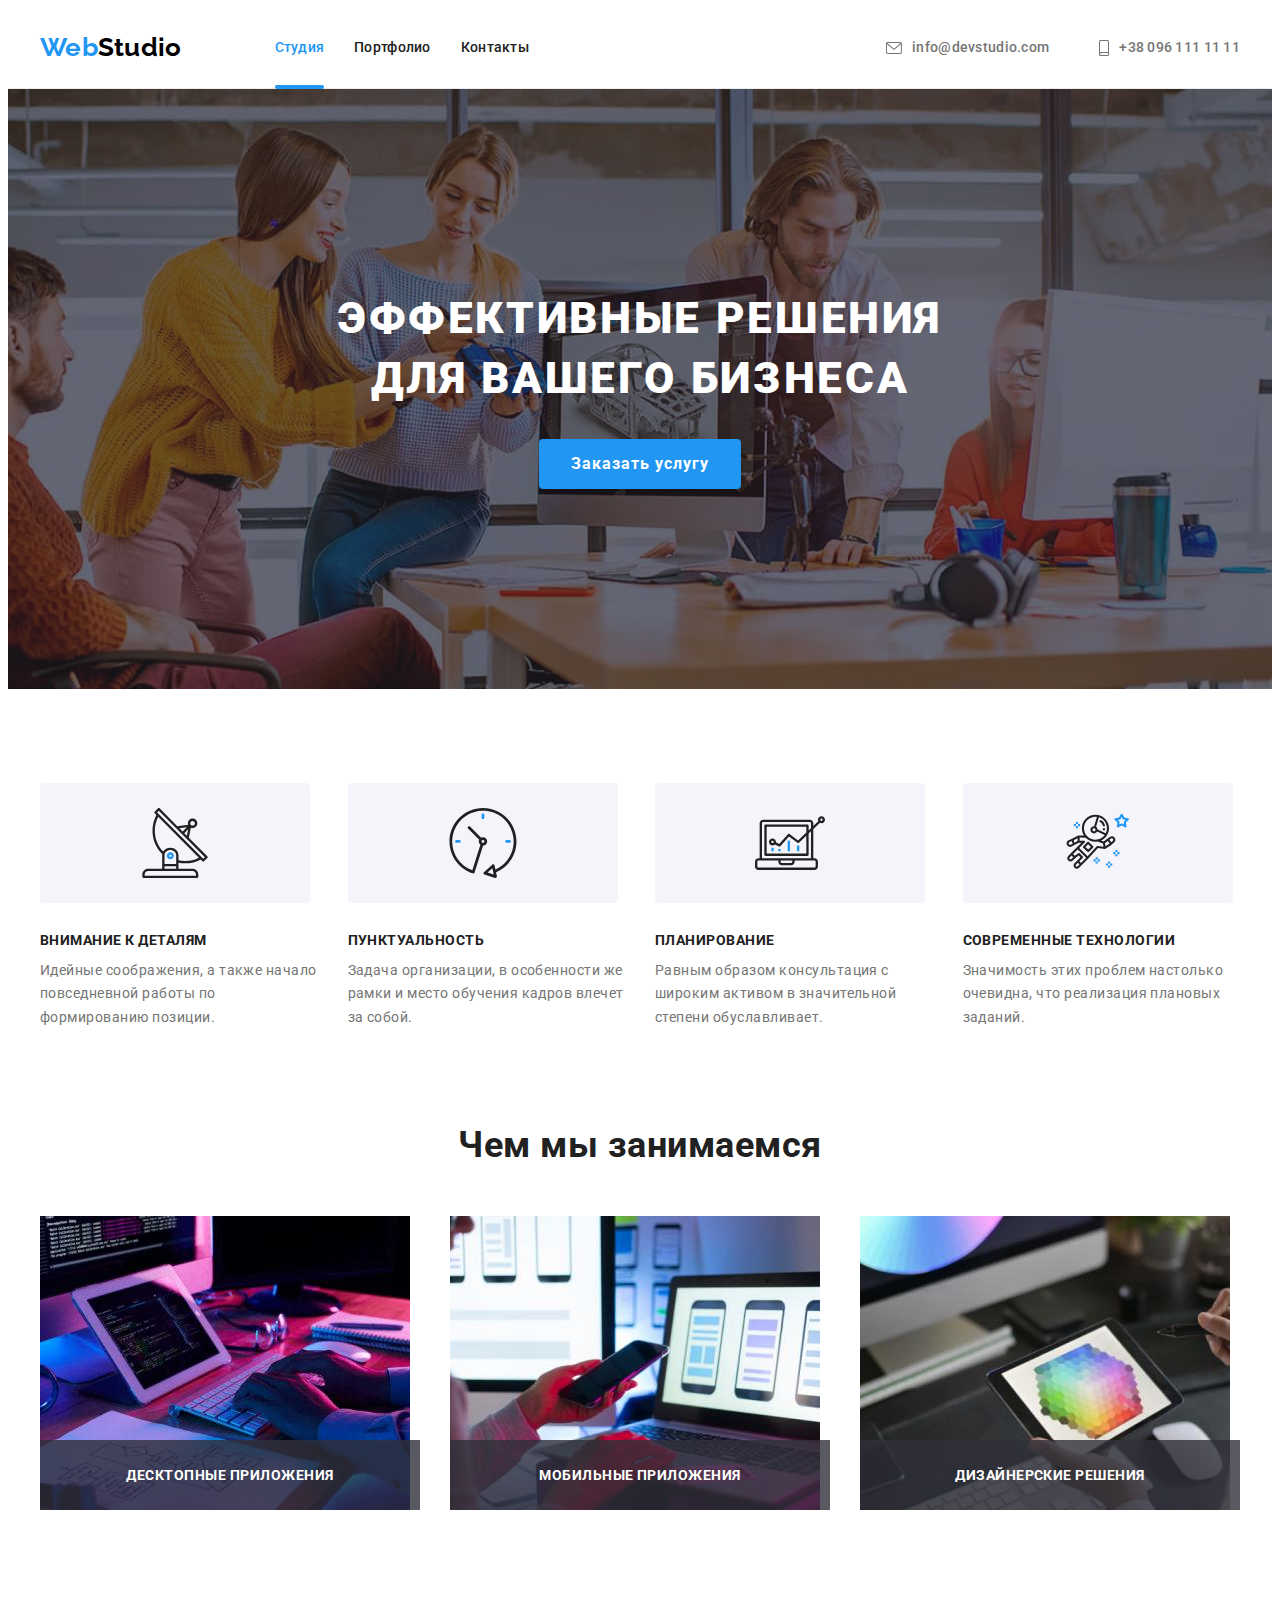
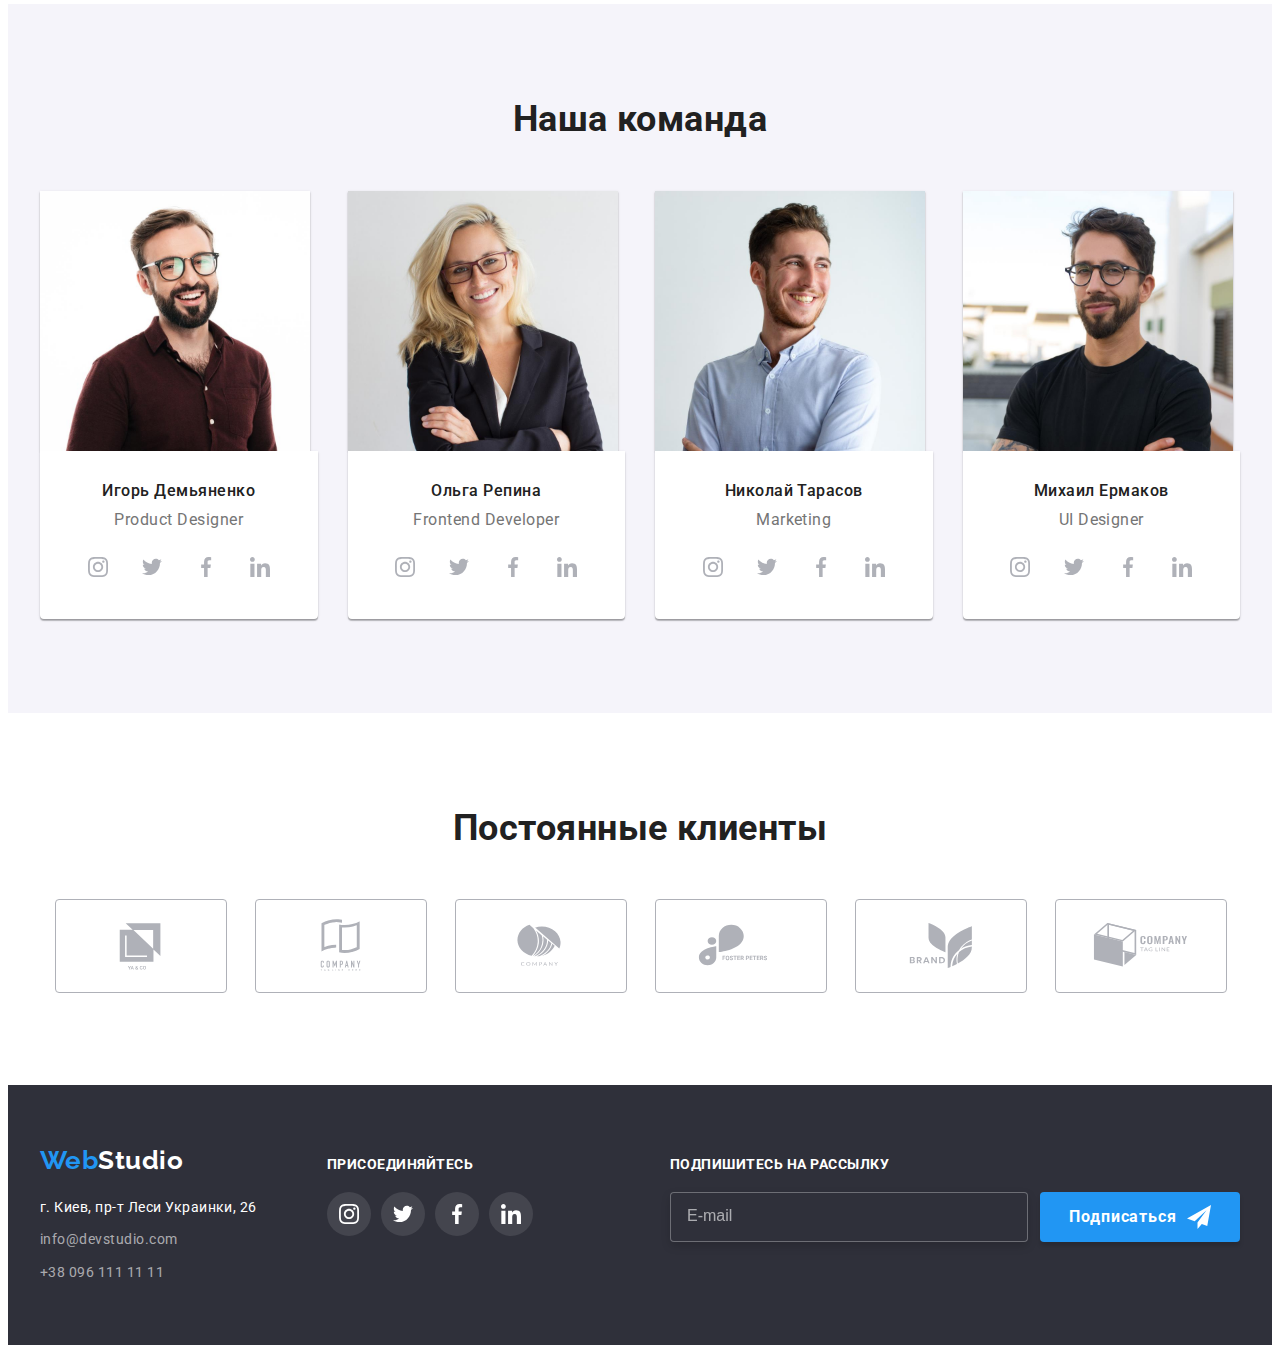
<file: index.html>
<!DOCTYPE html>
<html lang="ru">
<head>
    <meta charset="UTF-8">
    <meta http-equiv="X-UA-Compatible" content="IE=edge">
    <meta name="viewport" content="width=device-width, initial-scale=1.0">
    <title>Студия</title>
    <link rel="preconnect" href="https://fonts.googleapis.com">
    <link rel="preconnect" href="https://fonts.gstatic.com" crossorigin>
    <link href="https://fonts.googleapis.com/css2?family=Raleway:wght@700&family=Roboto:wght@400;500;700;900&display=swap" rel="stylesheet">
    <link rel="stylesheet" href="https://cdnjs.cloudflare.com/ajax/libs/modern-normalize/1.1.0/modern-normalize.min.css" integrity="sha512-wpPYUAdjBVSE4KJnH1VR1HeZfpl1ub8YT/NKx4PuQ5NmX2tKuGu6U/JRp5y+Y8XG2tV+wKQpNHVUX03MfMFn9Q==" crossorigin="anonymous" referrerpolicy="no-referrer" />
    <link rel="stylesheet" href="./css/styles.css">
</head>
<body>
    <!--Шапка сайта-->
    <header class="header">
        <div class="container main-header">
            <a href="./index.html" class="logo link header-logo">Web<span class="header-logo-text">Studio</span></a>
        <nav class="header-navigation">
            <ul class="header-list list">
                <li class="header-item"><a href="./index.html" class="header-link link current">Студия</a></li>
                <li class="header-item"><a href="./portfolio.html" class="header-link link">Портфолио</a></li>
                <li class="header-item"><a href="" class="header-link link">Контакты</a></li>
            </ul>
        </nav>

        <ul class="header-list-contacts list">
            <li class="header-item-contacts">                    
                <a href="mailto:info@devstudio.com" class="header-link-contacts link">
                     <svg class="contact-icon">
                            <use href="./images/symbol-defs.svg#envelope"></use>
                        </svg>
                    info@devstudio.com</a></li>
            <li class="header-item-contact"><a href="tel:+380961111111" class="header-link-contacts link phone-link">
                <svg class="contact-icon phone ">
                    <use href="./images/symbol-defs.svg#smartphone"></use>
                </svg>
                +38 096 111 11 11</a></li>
        </ul>
        </div>
    </header>
    <!--Main -->
    <main>
            <!-- Секция Герой-->
        <section class="hero section">
            <div class="container">
                <h1 class="hero-title">Эффективные решения для вашего бизнеса</h1>
                <button type="button" class="hero-btn" data-modal-open>Заказать услугу</button>
            </div>
        </section>            
        
            <!--Секция2-->
        <section class="features section">
            <div class="container">
                <h2 class="visually-hidden">Особенности</h2>
                    <ul class="features-list list">
                        <li class="features-item">
                            <div class="box-icon">
                                <svg class="features-icon">
                                    <use href="./images/symbol-defs.svg#antenna"></use>
                                </svg>
                            </div>
                                <h3 class="features-item-title">Внимание к деталям</h3>
                                <p class="features-item-text">Идейные соображения, а также начало повседневной работы по формированию позиции.</p>
                        </li>

                        <li class="features-item">
                            <div class="box-icon">
                                <svg class="features-icon">
                                    <use href="./images/symbol-defs.svg#clock"></use>
                                </svg>
                            </div>
                                <h3 class="features-item-title">Пунктуальность</h3>
                                <p class="features-item-text">Задача организации, в особенности же рамки и место обучения кадров влечет за собой.</p>
                        </li>

                        <li class="features-item">
                            <div class="box-icon">
                                <svg class="features-icon">
                                    <use href="./images/symbol-defs.svg#diagram"></use>
                                </svg>
                            </div>
                                <h3 class="features-item-title">Планирование</h3>
                                <p class="features-item-text">Равным образом консультация с широким активом в значительной степени обуславливает.</p>
                        </li >

                        <li class="features-item">
                            <div class="box-icon">
                                <svg class="features-icon">
                                    <use href="./images/symbol-defs.svg#astronaut"></use>
                                </svg>
                            </div>
                                <h3 class="features-item-title">Современные технологии</h3>
                                <p class="features-item-text">Значимость этих проблем настолько очевидна, что реализация плановых заданий.</p>
                        </li>
                    </ul>
            </div>
        </section>
            <!--Секция3-->
        <section class="about section">
            <div class="container">
                <h2 class="about-title">Чем мы занимаемся</h2>
                <ul class="about-list list">
                    <li class="about-item">
                        <div class="img-box">
                            <img src="./images/box1.jpg" alt="Пишет программу" width="370">
                            <p class="img-text">Десктопные приложения</p>
                        </div>
                    </li>

                    <li class="about-item">
                        <div class="img-box">
                            <img src="./images/box2.jpg" alt="Адаптирует под телефон" width="370">
                            <p class="img-text">Мобильные приложения</p>
                        </div>
                        
                    </li>

                    <li class="about-item">
                        <div class="img-box">
                            <img src="./images/box3.jpg" alt="Адаптирует под планшет" width="370">
                            <p class="img-text">Дизайнерские решения</p>
                        </div>
                    </li>
                </ul>
            </div>
        </section>
            <!--Секция4-->
        <section class="team section">
            <div class="container">
                <h2 class="team-title">Наша команда</h2>
                <ul class="team-list list">
                    <li class="team-item"><img class="team-foto" src="./images/img.jpg" alt="Фото" width="270">
                <div class="text-box">
                    <h3 class="team-item-title">Игорь Демьяненко</h3>
                    <p class="team-item-text">Product Designer</p>
                    <ul class="list socials-list">
                        <li class="socials-item">
                            <a class="socials-link link" href="">
                                <svg class="socials-icon">
                                    <use href="./images/symbol-defs.svg#instagram"></use>
                                </svg>    
                            </a>
                        </li>

                        <li class="socials-item">
                            <a class="socials-link link" href="">
                                <svg class="socials-icon">
                                    <use href="./images/symbol-defs.svg#twitter"></use>
                                </svg>    
                            </a>
                        </li>

                        <li class="socials-item">
                            <a class="socials-link link" href="">
                                <svg class="socials-icon">
                                    <use href="./images/symbol-defs.svg#facebook"></use>
                                </svg>
                            </a>
                        </li>

                        <li class="socials-item">
                            <a class="socials-link link" href="">
                                <svg class="socials-icon">
                                    <use href="./images/symbol-defs.svg#linkedin"></use>
                                </svg>
                            </a>
                        </li>

                    </ul>
                </div>
                    </li>

                    <li class="team-item"><img class="team-foto" src="./images/img(1).jpg" alt="Фото" width="270">
                <div class="text-box">
                    <h3 class="team-item-title">Ольга Репина</h3>
                    <p class="team-item-text">Frontend Developer</p>
                    <ul class="list socials-list">
                        <li class="socials-item">
                            <a class="socials-link link" href="">
                                <svg class="socials-icon">
                                    <use href="./images/symbol-defs.svg#instagram"></use>
                                </svg>    
                            </a>
                        </li>

                        <li class="socials-item">
                            <a class="socials-link link" href="">
                                <svg class="socials-icon">
                                    <use href="./images/symbol-defs.svg#twitter"></use>
                                </svg>    
                            </a>
                        </li>

                        <li class="socials-item">
                            <a class="socials-link link" href="">
                                <svg class="socials-icon">
                                    <use href="./images/symbol-defs.svg#facebook"></use>
                                </svg>
                            </a>
                        </li>

                        <li class="socials-item">
                            <a class="socials-link link" href="">
                                <svg class="socials-icon">
                                    <use href="./images/symbol-defs.svg#linkedin"></use>
                                </svg>
                            </a>
                        </li>
                    </ul>
                </div>
                    </li>

                    <li class="team-item"><img class="team-foto" src="./images/img(2).jpg" alt="Фото" width="270">
                <div class="text-box">
                    <h3 class="team-item-title">Николай Тарасов</h3>
                    <p class="team-item-text">Marketing</p>
                    <ul class="list socials-list">
                        <li class="socials-item">
                            <a class="socials-link link" href="">
                                <svg class="socials-icon">
                                    <use href="./images/symbol-defs.svg#instagram"></use>
                                </svg>    
                            </a>
                        </li>

                        <li class="socials-item">
                            <a class="socials-link link" href="">
                                <svg class="socials-icon">
                                    <use href="./images/symbol-defs.svg#twitter"></use>
                                </svg>    
                            </a>
                        </li>

                        <li class="socials-item">
                            <a class="socials-link link" href="">
                                <svg class="socials-icon">
                                    <use href="./images/symbol-defs.svg#facebook"></use>
                                </svg>
                            </a>
                        </li>

                        <li class="socials-item">
                            <a class="socials-link link" href="">
                                <svg class="socials-icon">
                                    <use href="./images/symbol-defs.svg#linkedin"></use>
                                </svg>
                            </a>
                        </li>
                    </ul>
                </div>
                    </li>

                    <li class="team-item"><img class="team-foto" src="./images/img(3).jpg" alt="Фото" width="270">                        
                <div class="text-box">
                    <h3 class="team-item-title">Михаил Ермаков</h3>
                    <p class="team-item-text">UI Designer</p>
                    <ul class="list socials-list">
                        <li class="socials-item">
                            <a class="socials-link link" href="">
                                <svg class="socials-icon">
                                    <use href="./images/symbol-defs.svg#instagram"></use>
                                </svg>    
                            </a>
                        </li>

                        <li class="socials-item">
                            <a class="socials-link link" href="">
                                <svg class="socials-icon">
                                    <use href="./images/symbol-defs.svg#twitter"></use>
                                </svg>    
                            </a>
                        </li>

                        <li class="socials-item">
                            <a class="socials-link link" href="">
                                <svg class="socials-icon">
                                    <use href="./images/symbol-defs.svg#facebook"></use>
                                </svg>
                            </a>
                        </li>

                        <li class="socials-item">
                            <a class="socials-link link" href="">
                                <svg class="socials-icon">
                                    <use href="./images/symbol-defs.svg#linkedin"></use>
                                </svg>
                            </a>
                        </li>
                    </ul>
                </div>
                    </li>
                </ul>
            </div>
        </section>
            <!--Секция5-->
        <section class="clients section">
            <h2 class="clients-title">Постоянные клиенты</h2>
            <ul class="clients-list list">
                <li class="clients-item">
                    <a href="" class="clients-link link">
                        <svg class="clients-icon">
                            <use href="./images/symbol-defs.svg#logo1"></use>
                        </svg>
                    </a>
                </li>

                <li class="clients-item">
                    <a href="" class="clients-link link">
                        <svg class="clients-icon">
                            <use href="./images/symbol-defs.svg#logo2"></use>
                        </svg>
                    </a>
                </li>

                <li class="clients-item">
                    <a href="" class="clients-link link">
                        <svg class="clients-icon">
                            <use href="./images/symbol-defs.svg#logo3"></use>
                        </svg>
                    </a>
                </li>

                <li class="clients-item">
                    <a href="" class="clients-link link">
                        <svg class="clients-icon">
                            <use href="./images/symbol-defs.svg#logo4"></use>
                        </svg>
                    </a>
                </li>

                <li class="clients-item">
                    <a href="" class="clients-link link">
                        <svg class="clients-icon">
                            <use href="./images/symbol-defs.svg#logo5"></use>
                        </svg>
                    </a>
                </li>

                <li class="clients-item">                        
                    <a href="" class="clients-link link">
                        <svg class="clients-icon">
                            <use href="./images/symbol-defs.svg#logo6"></use>
                        </svg>
                    </a>
                </li>
            </ul>
        </section>
    </main>
    <!--Подвал сайта-->
    <footer class="footer">
        <div class="container footer-box">
            <div class="footer-left">
            <a href="./index.html" class="logo link">Web<span class="footer-logo-text">Studio</span></a>
        <address class="footer-address">
            <ul class="footer-list-contacts list">
                <li class="footer-item"><a href="" class="footer-link-address link">г. Киев, пр-т Леси Украинки, 26</a></li>
                <li class="footer-item"><a href="mailto:info@devstudio.com" class="footer-link-contacts link">info@devstudio.com</a></li>
                <li class="footer-item"><a href="tel:+380961111111" class="footer-link-contacts link">+38 096 111 11 11</a></li>
            </ul>
        </address>
            </div>
            <div class="footer-right">
            <p class="socials-text">присоединяйтесь</p>
            <ul class="list footer-socials-list">
                <li class="footer-socials-item">
                    <a class="footer-socials-link link" href="">
                        <svg class="footer-socials-icon">
                            <use href="./images/symbol-defs.svg#instagram"></use>
                        </svg>    
                    </a>
                </li>

                <li class="footer-socials-item">
                    <a class="footer-socials-link link" href="">
                        <svg class="footer-socials-icon">
                            <use href="./images/symbol-defs.svg#twitter"></use>
                        </svg>    
                    </a>
                </li>

                <li class="footer-socials-item">
                    <a class="footer-socials-link link" href="">
                        <svg class="footer-socials-icon">
                            <use href="./images/symbol-defs.svg#facebook"></use>
                        </svg>
                    </a>
                </li>

                <li class="footer-socials-item">
                    <a class="footer-socials-link link" href="">
                        <svg class="footer-socials-icon">
                            <use href="./images/symbol-defs.svg#linkedin"></use>
                        </svg>
                    </a>
                </li>
            </ul>
            </div>
            <div class="footer-form-box">
                <p class="send-text">Подпишитесь на рассылку</p>
                <form class="footer-form">
                    <input type="email" name="footer-email" id="footer-email" placeholder="E-mail" class="footer-input">
                    <button type="submit" class="footer-btn">Подписаться
                        <svg class="send-icon">
                            <use href="./images/symbol-defs.svg#send"></use>
                        </svg>
                    </button>
                </form>
            </div>
        </div>
    </footer>
    <div class="backdrop is-hidden" data-modal>
        <div class="modal">
            <button type="button" class="close-btn" data-modal-close>
                <svg class="close-icon">
                    <use href="./images/symbol-defs.svg#close"></use>
                </svg>
            </button>
            <p class="modal-title">Оставьте свои данные, мы вам перезвоним</p>
            <form class="modal-form">
                <div class="modal-field">
                    <label for="user-name" class="imput-label">Имя</label>
                    <span class="input-wrapper">
                        <input type="text"  name="user-name" id="user-name" class="form-input">
                            <svg class="input-icon">
                                <use href="./images/symbol-defs.svg#person"></use>
                            </svg>
                    </span>
                </div>
                <div class="modal-field">
                    <label for="user-tel" class="imput-label">Телефон</label>
                    <span class="input-wrapper">
                        <input type="tel"  name="user-tel" id="user-tel" class="form-input">
                            <svg class="input-icon">
                                <use href="./images/symbol-defs.svg#phone"></use>
                            </svg>
                    </span>
                </div>
                <div class="modal-field">
                    <label for="user-email" class="imput-label">Почта</label>
                    <span class="input-wrapper">
                        <input  type="email" name="user-email" id="user-email" class="form-input">
                            <svg class="input-icon">
                                <use href="./images/symbol-defs.svg#email"></use>
                            </svg>
                    </span>
                </div>
                 <div class="modal-field modal-field-coments">
                    <label for="user-coments" class="imput-label">Комментарий</label>
                    <textarea name="user-coments" id="user-coments" placeholder="Введите текст" class="modal-coments"></textarea>
                </div>
                <div class="modal-checkbox-field">
                    <input type="checkbox" id="modal-checkbox" class="modal-checkbox visually-hidden">
                    <label for="modal-checkbox" class="check-text">
                        <span class="checkbox">
                            <svg class="check-icon">
                                <use href="./images/symbol-defs.svg#Vector"></use>
                            </svg>
                        </span>Соглашаюсь с рассылкой и принимаю&#160;<a href="" class="link-contract">Условия договора</a> </label>
                </div>
                <button type="submit" class="form-btn">Отправить</button>
            </form>
        </div>
    </div>
    <script src="./js/modal.js"></script>
</body>
</html>
</file>
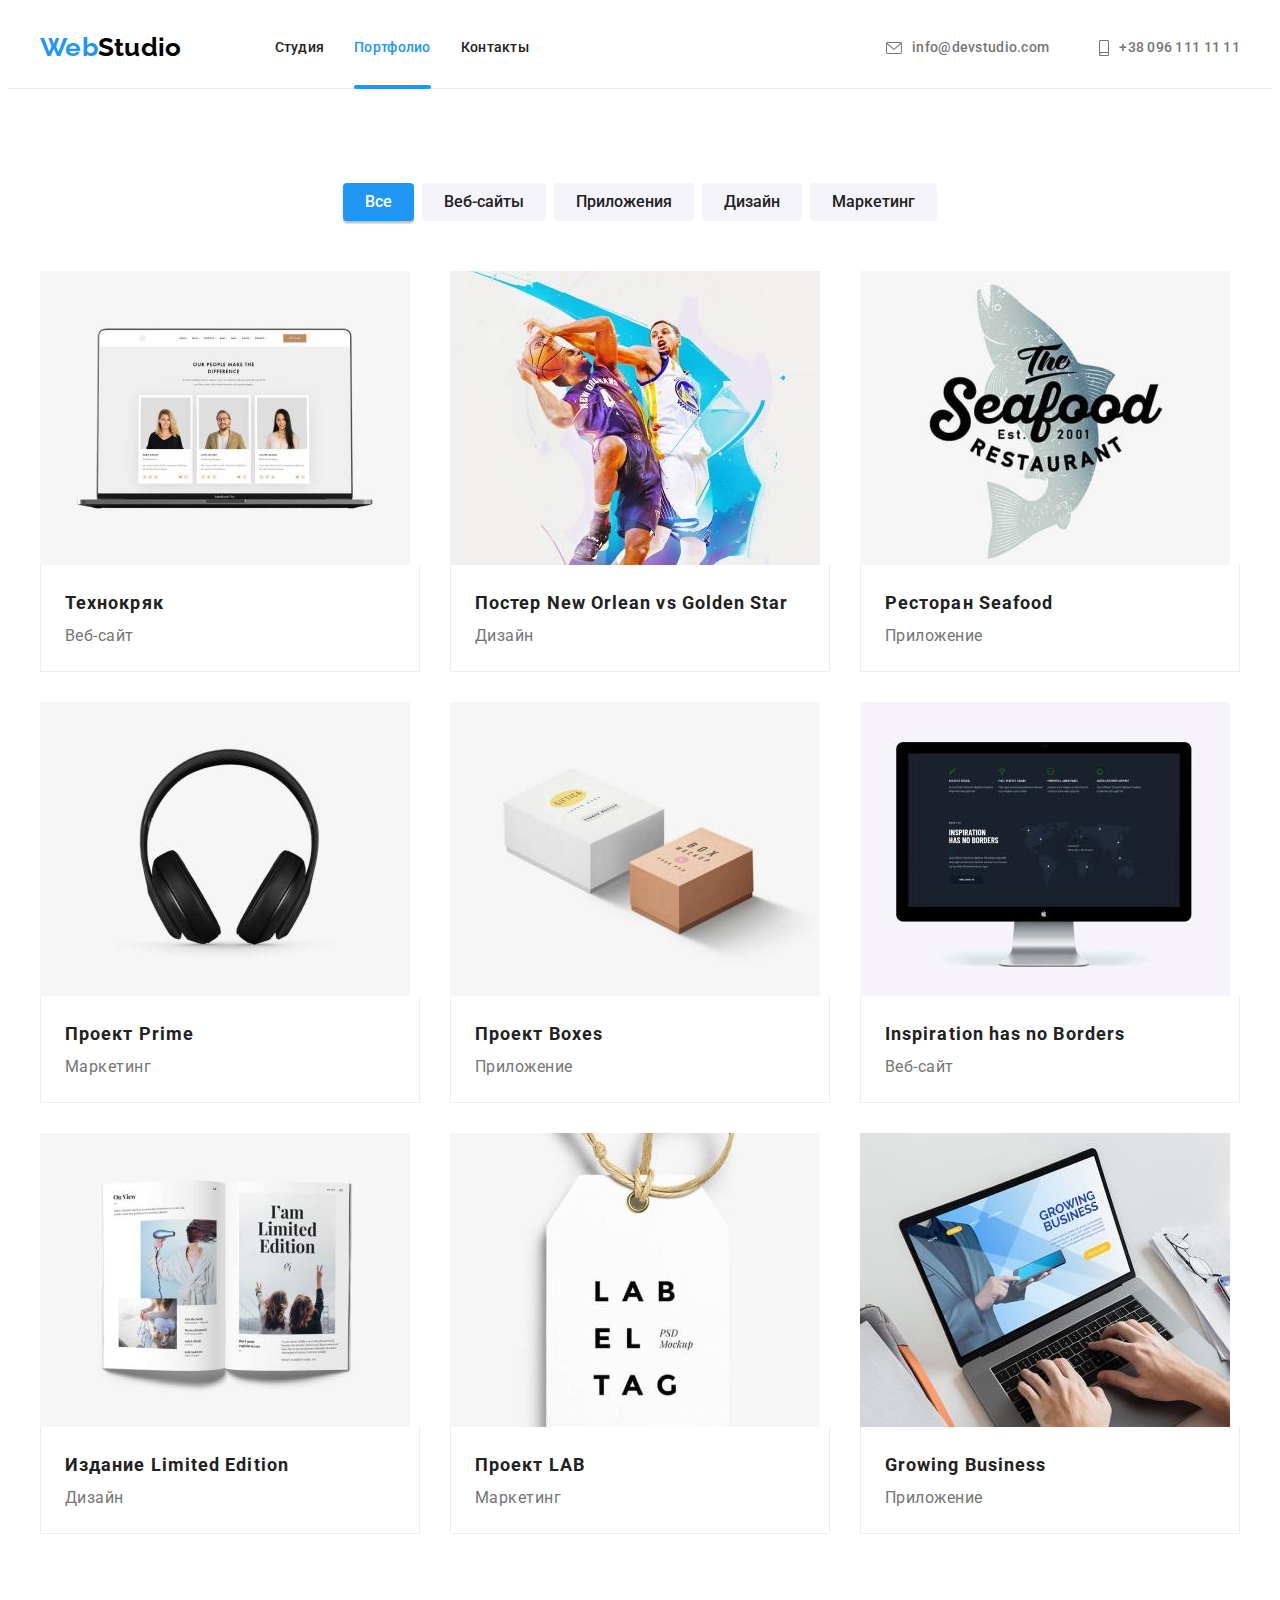
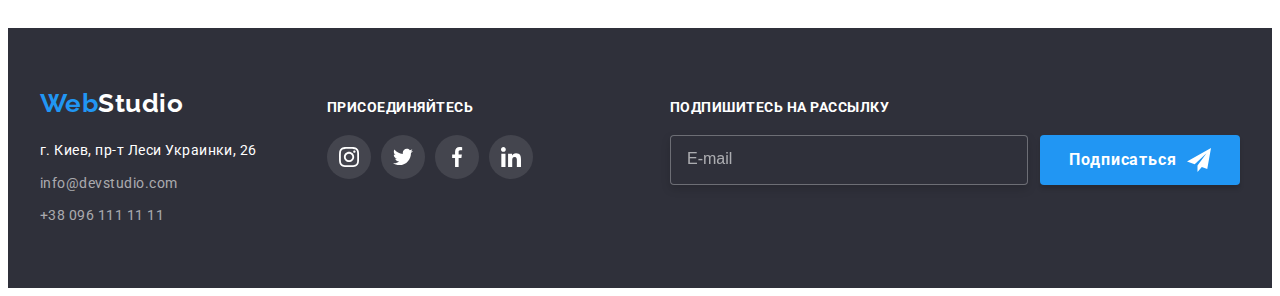
<file: portfolio.html>
<!DOCTYPE html>
<html lang="ru">
<head>
    <meta charset="UTF-8">
    <meta http-equiv="X-UA-Compatible" content="IE=edge">
    <meta name="viewport" content="width=device-width, initial-scale=1.0">
    <title>Портфолио</title>
    <link rel="preconnect" href="https://fonts.googleapis.com">
    <link rel="preconnect" href="https://fonts.gstatic.com" crossorigin>
    <link href="https://fonts.googleapis.com/css2?family=Raleway:wght@700&family=Roboto:wght@400;500;700;900&display=swap" rel="stylesheet">
    <link rel="stylesheet" href="https://cdnjs.cloudflare.com/ajax/libs/modern-normalize/1.1.0/modern-normalize.min.css" integrity="sha512-wpPYUAdjBVSE4KJnH1VR1HeZfpl1ub8YT/NKx4PuQ5NmX2tKuGu6U/JRp5y+Y8XG2tV+wKQpNHVUX03MfMFn9Q==" crossorigin="anonymous" referrerpolicy="no-referrer" />
    <link rel="stylesheet" href="./css/styles.css">
</head>
<body>
    <!--Шапка сайта--> 
   <header class="header">
        <div class="container main-header">
            <a href="./index.html" class="logo link header-logo">Web<span class="header-logo-text">Studio</span></a>
        <nav class="header-navigation">
            <ul class="header-list list">
                <li class="header-item"><a href="./index.html" class="header-link link">Студия</a></li>
                <li class="header-item"><a href="./portfolio.html" class="header-link link current">Портфолио</a></li>
                <li class="header-item"><a href="" class="header-link link">Контакты</a></li>
            </ul>
        </nav>

        <ul class="header-list-contacts list">
            <li class="header-item-contacts">                    
                <a href="mailto:info@devstudio.com" class="header-link-contacts link">
                     <svg class="contact-icon">
                            <use href="./images/symbol-defs.svg#envelope"></use>
                        </svg>
                    info@devstudio.com</a></li>
            <li class="header-item-contact"><a href="tel:+380961111111" class="header-link-contacts link phone-link">
                <svg class="contact-icon phone ">
                    <use href="./images/symbol-defs.svg#smartphone"></use>
                </svg>
                +38 096 111 11 11</a></li>
        </ul>
        </div>
    </header>
    <!-- Main -->
    <main>
        <section class="filter section">
            <div class="container">
            <h1 class="visually-hidden">Портфолио</h1>
            <ul class="buttons-list list">
                <li class="filter-item"><button type="button" class="filter-btn first-btn">Все</button></li>
                <li class="filter-item"><button type="button" class="filter-btn">Веб-сайты</button></li>
                <li class="filter-item"><button type="button" class="filter-btn">Приложения</button></li>
                <li class="filter-item"><button type="button" class="filter-btn">Дизайн</button></li>
                <li class="filter-item"><button type="button" class="filter-btn">Маркетинг</button></li>
            </ul>
            <ul class="filter-list list">
                <li class="filter-list-item">
                    <a href="" class="card-link link">
                        <div class="text-wrapper">
                            <img src="./images/project1.jpg" alt="Ноутбук" width="370" height="294">
                            <p class="top-text">Технокряк это современная площадка распространения коронавируса. Компании используют эту платформу для цифрового шпионажа и атак на защищённые сервера конкурентов.</p>
                        </div>
                        <div class="card-text">
                            <h2 class="filter-list-title">Технокряк</h2>
                            <p class="filter-list-text">Веб-сайт</p>  
                        </div>
                    </a>
                </li>

                <li class="filter-list-item">
                    <a href="" class="card-link link">
                        <div class="text-wrapper">
                            <img src="./images/project2.jpg" alt="Два баскетболиста" width="370" height="294">
                            <p class="top-text">Технокряк это современная площадка распространения коронавируса. Компании используют эту платформу для цифрового шпионажа и атак на защищённые сервера конкурентов.</p>
                        </div>
                        <div class="card-text">
                            <h2 class="filter-list-title">Постер New Orlean vs Golden Star</h2>
                            <p class="filter-list-text">Дизайн</p> 
                        </div> 
                    </a>
                </li>

                <li class="filter-list-item">
                    <a href="" class="card-link link">
                        <div class="text-wrapper">
                            <img src="./images/project3.jpg" alt="Логотип ресторана" width="370" height="294">
                            <p class="top-text">Технокряк это современная площадка распространения коронавируса. Компании используют эту платформу для цифрового шпионажа и атак на защищённые сервера конкурентов.</p> 
                        </div> 
                        <div class="card-text">
                            <h2 class="filter-list-title">Ресторан Seafood</h2>
                            <p class="filter-list-text">Приложение</p>
                        </div>
                    </a>
                </li>

                <li class="filter-list-item">
                    <a href="" class="card-link link">
                        <div class="text-wrapper">
                            <img src="./images/project4.jpg" alt="Наушники" width="370" height="294">
                            <p class="top-text">Технокряк это современная площадка распространения коронавируса. Компании используют эту платформу для цифрового шпионажа и атак на защищённые сервера конкурентов.</p>
                        </div>
                        <div class="card-text">
                            <h2 class="filter-list-title">Проект Prime</h2>
                            <p class="filter-list-text">Маркетинг</p>
                        </div>
                    </a>
                </li>

                <li class="filter-list-item">
                    <a href="" class="card-link link">
                        <div class="text-wrapper">
                            <img src="./images/project5.jpg" alt="Две коробки" width="370" height="294">
                            <p class="top-text">Технокряк это современная площадка распространения коронавируса. Компании используют эту платформу для цифрового шпионажа и атак на защищённые сервера конкурентов.</p>
                        </div>
                        <div class="card-text">
                            <h2 class="filter-list-title">Проект Boxes</h2>
                            <p class="filter-list-text">Приложение</p>
                        </div>
                    </a>
                </li>

                <li class="filter-list-item">
                    <a href="" class="card-link link">
                        <div class="text-wrapper">
                            <img src="./images/project6.jpg" alt="Монитор" width="370" height="294">
                            <p class="top-text">Технокряк это современная площадка распространения коронавируса. Компании используют эту платформу для цифрового шпионажа и атак на защищённые сервера конкурентов.</p>
                        </div>
                        <div class="card-text">
                            <h2 class="filter-list-title">Inspiration has no Borders</h2>
                            <p class="filter-list-text">Веб-сайт</p>
                        </div>
                    </a>
                </li>

                <li class="filter-list-item">
                    <a href="" class="card-link link">
                        <div class="text-wrapper">
                            <img src="./images/project7.jpg" alt="Журнал" width="370" height="294">
                            <p class="top-text">Технокряк это современная площадка распространения коронавируса. Компании используют эту платформу для цифрового шпионажа и атак на защищённые сервера конкурентов.</p>
                        </div>
                        <div class="card-text">
                            <h2 class="filter-list-title">Издание Limited Edition</h2>
                            <p class="filter-list-text">Дизайн</p>
                        </div>
                    </a>
                </li>

                <li class="filter-list-item">
                    <a href="" class="card-link link">
                        <div class="text-wrapper">
                            <img src="./images/project8.jpg" alt="Бирка" width="370" height="294">
                            <p class="top-text">Технокряк это современная площадка распространения коронавируса. Компании используют эту платформу для цифрового шпионажа и атак на защищённые сервера конкурентов.</p>
                        </div>
                        <div class="card-text">
                            <h2 class="filter-list-title">Проект LAB</h2>
                            <p class="filter-list-text">Маркетинг</p>
                        </div>
                    </a>
                </li>

                <li class="filter-list-item">
                    <a href="" class="card-link link">
                        <div class="text-wrapper">
                            <img src="./images/project9.jpg" alt="Работает на ноутбуке" width="370" height="294">
                            <p class="top-text">Технокряк это современная площадка распространения коронавируса. Компании используют эту платформу для цифрового шпионажа и атак на защищённые сервера конкурентов.</p>
                        </div>
                        <div class="card-text">
                            <h2 class="filter-list-title">Growing Business</h2>
                            <p class="filter-list-text">Приложение</p>
                        </div>
                    </a>
                </li>
            </ul>
            </div>
        </section>
    </main>
    <!--Подвал сайта-->
    <footer class="footer">
        <div class="container footer-box">
            <div class="footer-left">
            <a href="./index.html" class="logo link">Web<span class="footer-logo-text">Studio</span></a>
        <address class="footer-address">
            <ul class="footer-list-contacts list">
                <li class="footer-item"><a href="" class="footer-link-address link">г. Киев, пр-т Леси Украинки, 26</a></li>
                <li class="footer-item"><a href="mailto:info@devstudio.com" class="footer-link-contacts link">info@devstudio.com</a></li>
                <li class="footer-item"><a href="tel:+380961111111" class="footer-link-contacts link">+38 096 111 11 11</a></li>
            </ul>
        </address>
            </div>
            <div class="footer-right">
            <p class="socials-text">присоединяйтесь</p>
            <ul class="list footer-socials-list">
                <li class="footer-socials-item">
                    <a class="footer-socials-link link" href="">
                        <svg class="footer-socials-icon">
                            <use href="./images/symbol-defs.svg#instagram"></use>
                        </svg>    
                    </a>
                </li>

                <li class="footer-socials-item">
                    <a class="footer-socials-link link" href="">
                        <svg class="footer-socials-icon">
                            <use href="./images/symbol-defs.svg#twitter"></use>
                        </svg>    
                    </a>
                </li>

                <li class="footer-socials-item">
                    <a class="footer-socials-link link" href="">
                        <svg class="footer-socials-icon">
                            <use href="./images/symbol-defs.svg#facebook"></use>
                        </svg>
                    </a>
                </li>

                <li class="footer-socials-item">
                    <a class="footer-socials-link link" href="">
                        <svg class="footer-socials-icon">
                            <use href="./images/symbol-defs.svg#linkedin"></use>
                        </svg>
                    </a>
                </li>
            </ul>
            </div>
            <div class="footer-form-box">
                <p class="send-text">Подпишитесь на рассылку</p>
                <form class="footer-form">
                    <input type="email" name="footer-email" id="footer-email" placeholder="E-mail" class="footer-input">
                    <button type="submit" class="footer-btn">Подписаться
                        <svg class="send-icon">
                            <use href="./images/symbol-defs.svg#send"></use>
                        </svg>
                    </button>
                </form>
            </div>
        </div>
    </footer>

</body>
</html>
</file>
<file: css/styles.css>
:root {
    --primary-text-color: #212121;
    --secondary-text-color:  #757575;
    --akcent-color: #2196F3;
    --primary-backgraund-color:#FFFFFF;
    --secondary-backgraund-color:#2F303A;
    --akcent-text-color: #FFFFFF;
    --social-icon-color: #AFB1B8;
    --secondary-akcent-text-color: #000000;
    --third-backgraund-color:#F5F4FA;
    --border-color: #ECECEC;
    --secondary-border-color:#EEEEEE;


}

body {
    font-family: Roboto, sans-serif;
    letter-spacing: 0.03em;
    background-color: var(--primary-backgraund-color);
    color: var(--primary-text-color);
}

.section {
    padding-top: 94px;
    padding-bottom: 94px;
    }

.container {
    width: 1200px;
    margin-left: auto;
    margin-right: auto;
    padding-left: 15px;
    padding-right: 15px;
}

.list {
   margin: 0;
   padding: 0;
    list-style: none;
}


.link {
    text-decoration: none;
}

.main-header {
    display: flex;
    align-items: center;
}

img {
display: block;
max-width: 100%;
height: auto;
}

.team-foto {
    box-shadow: 0px 1px 3px rgba(0, 0, 0, 0.12), 0px 1px 1px rgba(0, 0, 0, 0.14), 0px 2px 1px rgba(0, 0, 0, 0.2);
}

.visually-hidden {
  position: absolute;
  width: 1px;
  height: 1px;
  margin: -1px;
  padding: 0;
  overflow: hidden;
  border: 0;
  clip: rect(0 0 0 0)
}
/* -----------HEADER----------- */

.logo {
font-family: Raleway;
font-weight: 700;
font-size: 26px;
line-height: 1.19;
color:var(--akcent-color)
}

.header-logo {
display: block;
padding-top: 24px;
padding-bottom: 25px;
}

.header-logo-text {
    color: var(--secondary-akcent-text-color);
}

.header {
font-weight: 500;
font-size: 14px;
line-height: 1.14;
letter-spacing: 0.02em;
border-bottom: 1px  solid var(--border-color);

}

.header-link {
display: block;
padding-top: 32px;
padding-bottom: 32px;
position: relative;
font-weight: 500;
font-size: 14px;
line-height: 1.14;
letter-spacing: 0.02em;
color: var(--primary-text-color);
transition-property: color;
    transition-duration: 250ms;
    transition-timing-function: cubic-bezier(0.4, 0, 0.2, 1);
}

.header-list {
display: flex;
margin-left: 93px;
    
}

.header-list-contacts {
display: flex;
margin-left: auto;    
}

.header-item:not(:last-child){
margin-right: 30px;
}

.header-item-contacts:not(:last-child) {
margin-right: 50px;
}


.header-navigation .current {
color: var(--akcent-color);
}

.current::after {
    content: "";
    position: absolute;
    width: 100%;
    height: 4px;
    background-color: var(--akcent-color);
    border-radius: 2px;
    bottom: -1px;
    display: block;
}

.header-link:hover, 
.header-link:focus {
    color: var(--akcent-color);
}

.contact-icon {
fill: currentColor;
margin-right: 10px;
width: 16px;
height: 12px;
transition-property: fill;
    transition-duration: 250ms;
    transition-timing-function: cubic-bezier(0.4, 0, 0.2, 1);
}

.phone {
width: 10px;
height: 16px;
}

.header-link-contacts {
display: flex;
align-items: center;
padding-top: 32px;
padding-bottom: 32px;
font-weight: 500;
font-size: 14px;
line-height: 1.14;
letter-spacing: 0.02em;
color:var(--secondary-text-color);
transition-property: color;
    transition-duration: 250ms;
    transition-timing-function: cubic-bezier(0.4, 0, 0.2, 1);
}

.header-link-contacts:hover, 
.header-link-contacts:focus {
    color: var(--akcent-color);
}

/* -----------HERO----------- */

.hero {
    max-width: 1600px;
    margin-left: auto;
    margin-right: auto;
    background-color: var(--secondary-backgraund-color);
    background-image: linear-gradient(
    rgba(47, 48, 58, 0.4),
    rgba(47, 48, 58, 0.4)),
    url(../images/header.jpg);
    background-repeat: no-repeat;
    background-position: center;
    background-size: cover;
    text-align: center;
    padding-top: 200px;
    padding-bottom: 200px;
}

.hero-title {
max-width: 696px;
margin-left: auto;
margin-right: auto;
margin-top: 0;
margin-bottom: 30px;
font-weight: 900;
font-size: 44px;
line-height: 1.36;
text-align: center;
letter-spacing: 0.06em;
text-transform: uppercase;
color: var(--akcent-text-color);
}

.hero-btn {
display: inline-block;
padding: 32px 10px;
border: 0;
cursor: pointer;
padding: 10px 32px;
min-width: 200px;
font-family: inherit;    
font-style: inherit;
font-weight: 700;
font-size: 16px;
line-height: 1.87;
text-align: center;
letter-spacing: 0.06em;
color: var(--akcent-text-color);
background-color: var(--akcent-color);
box-shadow: 0px 4px 4px rgba(0, 0, 0, 0.15);
border-radius: 4px;
}

/* -----------FEATURES----------- */
.features-list {
display: flex;
margin-right: -30px;
}

.features-item {
flex-basis: calc(100% / 4 - 30px);
margin-right: 30px;
}

.features-item-title {
margin-top: 0;
margin-bottom: 10px;
font-weight: 700;
font-size: 14px;
line-height: 1.14;
text-transform: uppercase;
}

.features-item-text {
margin-top: 0;
margin-bottom: 0;
font-size: 14px;
line-height: 1.71;
color: var(--secondary-text-color);
}

.box-icon {
     display: flex;
    align-items: center;
    justify-content: center;
    width: 270px;
    height: 120px;
    border-radius: 4px;
    background-color: var(--third-backgraund-color);
    margin-bottom: 30px;
    
    
}

.features-icon {
    width: 70px;
    height: 70px;
    
}

/* -----------ABOUT----------- */

.about-title {
    margin-top: 0;
    margin-bottom: 50px;
    font-weight: 700;
font-size: 36px;
line-height: 1.17;
text-align: center;
}

.about-list {
    display: flex;
    margin-right: -30px;
}
.about-item {
   flex-basis: calc(100% / 3 - 30px);
   margin-right: 30px;
}

.about {
    padding-top: 0;
}

.img-box {
    position: relative;
}

.img-text {
display: flex;
align-items: center;
justify-content: center;
height: 70px;
background-color: rgba(47, 48, 58, 0.8);
font-weight: 700;
font-size: 14px;
line-height: calc(16 / 14);
text-align: center;
text-transform: uppercase;
color:var(--akcent-text-color);
position: absolute;
bottom: 0;
width: 100%;
margin: 0;
}


/* -----------TEAM----------- */

.team {
    background-color: var(--third-backgraund-color);
}

.team-list {
    display: flex;
    margin-right: -30px;
}

.team-item {
flex-basis: calc(100% / 4 - 30px);
margin-right: 30px;


}


.team-title {
    margin-top: 0;
    margin-bottom: 50px;
font-weight: 700;
font-size: 36px;
line-height: 1.17;
text-align: center;
}

.team-item-title {
margin-top: 0;
margin-bottom: 10px;
font-weight: 500;
font-size: 16px;
line-height: 1.19;
text-align: center;
}

.team-item-text {
margin-top: 0;
margin-bottom: 16px;
font-size: 16px;
line-height: 1.19;
text-align: center;
color:var(--secondary-text-color);
}

.text-box {
    padding: 30px 32px;
    background-color: var(--akcent-text-color);
    border-top: none;
    box-shadow: 0px 1px 3px rgba(0, 0, 0, 0.12), 0px 1px 1px rgba(0, 0, 0, 0.14), 0px 2px 1px rgba(0, 0, 0, 0.2);
    border-radius: 0px 0px 4px 4px;
    }

.socials-list {
    display: flex;    
    justify-content: center;    
    }

.socials-icon {
    fill: var(--social-icon-color);
    height: 20px;
    width: 20px;
    transition-property: fill;
    transition-duration: 250ms;
    transition-timing-function: cubic-bezier(0.4, 0, 0.2, 1);
    }

.socials-item:not(:last-child) {
    margin-right: 10px;
    }

.socials-item {
    width: 44px;
    height: 44px;
}

.socials-link {
    color: var(--akcent-text-color);
    display: flex;
    align-items: center;
    justify-content: center;
    width: 100%;
    height: 100%;
    border-radius: 50%;
    background-color: var(--primary-backgraund-color);
    transition-property: background-color;
    transition-duration: 250ms;
    transition-timing-function: cubic-bezier(0.4, 0, 0.2, 1); 
    }

.socials-link:hover, 
.socials-link:focus {
background-color: var(--akcent-color);
fill: currentColor;
}

.socials-link:hover .socials-icon, 
.socials-link:focus .socials-icon {
fill: currentColor;
}

/* -----------CLIENTS---------- */

.clients-title {
font-weight: 700;
font-size: 36px;
line-height: calc(42 / 36);
text-align: center;
margin-top: 0;
margin-bottom: 50px;

}

.clients-list {
    display: flex;
    justify-content: center;
}

.clients-item:not(:last-child) {
    margin-right: 30px;
}

.clients-icon {
fill: var(--social-icon-color);
width: 106px;
height: 60px;
transition-property: fill;
transition-duration: 250ms;
transition-timing-function: cubic-bezier(0.4, 0, 0.2, 1);
}

.clients-item {
width: 170px;
height: 92px;
}

.clients-link {
    color: var(--akcent-color);
width: 100%;
height: 100%;
background-color: var(--primary-backgraund-color);
border: 1px solid var(--social-icon-color);
border-radius: 4px;
display: flex;
justify-content: center;
align-items: center;
transition-property: border;
transition-duration: 250ms;
transition-timing-function: cubic-bezier(0.4, 0, 0.2, 1);
}

.clients-link:focus, 
.clients-link:hover {
border: 1px solid var(--akcent-color);
}

.clients-link:focus .clients-icon, 
.clients-link:hover .clients-icon {
fill: currentColor;
}




/* -----------FOOTER----------- */

.footer {
background-color: var(--secondary-backgraund-color);
padding-top: 60px;
padding-bottom: 60px;
}

.footer-box {
display: flex;
align-items: baseline;
}

.footer-left {
margin-right: 70px;
}

.footer-logo-text {
    color: var(--akcent-text-color);;
}

.footer-link-address {
font-weight: 400;
font-size: 14px;
line-height: 1.71;
color: var(--akcent-text-color);
}

address {
margin: 0;
font-style: inherit;
margin-top: 20px;
}

.footer-link-contacts {
font-weight: 400;
font-size: 14px;
line-height: 1.71;
color: rgba(255, 255, 255, 0.6);
transition-property: color;
    transition-duration: 250ms;
    transition-timing-function: cubic-bezier(0.4, 0, 0.2, 1);

}

.footer-link-contacts:hover, 
.footer-link-contacts:focus {
    color: var(--akcent-color);
}

.footer-item:not(:last-child)  {
    margin-bottom: 9px;
}

.socials-text { 
margin-top: 0;
margin-bottom: 20px;
font-weight: 700;
font-size: 14px;
line-height: calc(16 / 14);
text-transform: uppercase;
color:var(--akcent-text-color);
}

.footer-socials-list {
    display: flex;
}

.footer-socials-item:not(:first-child) {
    margin-left: 10px;
}

.footer-socials-item {
    width: 44px;
    height: 44px;
}

.footer-socials-link {
display:flex;
justify-content: center;
align-items: center;
width: 100%;
height: 100%;
border-radius: 50%;
background-color:rgba(255, 255, 255, 0.1);
transition-property: background-color;
transition-duration: 250ms;
transition-timing-function: cubic-bezier(0.4, 0, 0.2, 1);
}

.footer-socials-icon {
fill: var(--primary-backgraund-color);
height: 20px;
width: 20px;
transition-property: fill;
transition-duration: 250ms;
transition-timing-function: cubic-bezier(0.4, 0, 0.2, 1);
}

.footer-socials-link:focus, 
.footer-socials-link:hover {
background-color: var(--akcent-color);
}

.footer-right {
    margin-right: auto;
}

.footer-form {
    display: flex;
    
}

.send-text {
font-weight: 700;
font-size: 14px;
line-height: calc(16 / 14);
text-transform: uppercase;
color: var(--akcent-text-color);
margin: 0;
margin-bottom: 20px;
}

.footer-input {
    width: 358px;
    height: 50px;
    border: 1px solid rgba(255, 255, 255, 0.3);
    box-sizing: border-box;
    filter: drop-shadow(0px 4px 4px rgba(0, 0, 0, 0.15));
    border-radius: 4px;
    background-color: var(--secondary-backgraund-color);
    padding: 15px 16px;
    margin-right: 12px;
    color: var(--akcent-text-color);
    outline: none;
    transition-property: border;
    transition-duration: 250ms;
    transition-timing-function: cubic-bezier(0.4, 0, 0.2, 1);
}

.footer-input::placeholder {
font-weight: 400;
font-size: 16px;
line-height: calc(20 / 16);
color: rgba(255, 255, 255, 0.6);
}

.footer-input:hover,
.footer-input:focus {
    border: 1px solid var(--akcent-color);
}

.footer-btn {
display:flex;
align-items: center;
justify-content: center;
border: 0;
cursor: pointer;
padding: 10px 28px;
min-width: 200px;
height: 50px;
font-family: inherit;    
font-style: inherit;
font-weight: 700;
font-size: 16px;
line-height: 1.87;
text-align: center;
letter-spacing: 0.06em;
color: var(--akcent-text-color);
background-color: var(--akcent-color);
box-shadow: 0px 4px 4px rgba(0, 0, 0, 0.15);
border-radius: 4px;
margin: 0 auto;
}

.send-icon {
    width: 24px;
    height: 24px;
    margin-left: 10px;
}

/* -----------PORTFOLIO FILTER-BUTTONS----------- */

.buttons-list {
    display: flex;
    margin-bottom: 50px;
   justify-content: center;
    }

.filter-item:not(:last-child) {
    margin-right: 8px;
}

.filter-btn {
display: inline-block;
padding: 6px 22px;
border: 0;
cursor: pointer;
font-family: inherit;
font-style: inherit;
font-weight: 500;
font-size: 16px;
line-height: 1.62;
text-align: center; 
color: var(--primary-text-color);
background-color: var(--third-backgraund-color);
border-radius: 4px;
transition-property: background-color, color, box-shadow;
transition-duration: 250ms;
transition-timing-function: cubic-bezier(0.4, 0, 0.2, 1);
}

.filter-btn:hover,
.filter-btn:focus {
border: 0;
cursor: pointer;
font-family: inherit;
font-style: inherit;
font-weight: 500;
font-size: 16px;
line-height: 1.62;
text-align: center;
color: var(--akcent-text-color);
background-color: var(--akcent-color);
box-shadow: 0px 3px 1px rgba(0, 0, 0, 0.1), 0px 1px 2px rgba(0, 0, 0, 0.08), 0px 2px 2px rgba(0, 0, 0, 0.12);
border-radius: 4px;
}

.first-btn {
border: 0;
cursor: pointer;
font-family: inherit;
font-style: inherit;
font-weight: 500;
font-size: 16px;
line-height: 1.62;
text-align: center;
color: var(--akcent-text-color);
background-color: var(--akcent-color);
box-shadow: 0px 3px 1px rgba(0, 0, 0, 0.1), 0px 1px 2px rgba(0, 0, 0, 0.08), 0px 2px 2px rgba(0, 0, 0, 0.12);
border-radius: 4px;
}

.filter-list-title {
margin-top: 0;
margin-bottom: 0;
font-weight:700;
font-size: 18px;
line-height: 2;
letter-spacing: 0.06em;
}

.filter-list-text {
margin-top: 0;
margin-bottom: 0;
font-size: 16px;
line-height: 1.87;
color:var(--secondary-text-color);
}

.filter-list{
display: flex;
flex-wrap: wrap;
margin-right: -30px;
margin-bottom: -30px;
 }

.filter-list-item {
    flex-basis:  calc(100% / 3 - 30px);
    margin-right: 30px;
    margin-bottom: 30px;
}

.card-text {
  border: 1px solid var(--secondary-border-color);
  border-top: none;
 padding: 20px 24px;
 }

.card-link {
    display: block;
    width: 100%;
    height: 100%;
    transition-property: box-shadow;
    transition-duration: 250ms;
    transition-timing-function: cubic-bezier(0.4, 0, 0.2, 1);
}

.card-link:hover, 
.card-link:focus {
box-shadow: 0px 1px 1px rgba(0, 0, 0, 0.12), 0px 4px 4px rgba(0, 0, 0, 0.06), 1px 4px 6px rgba(0, 0, 0, 0.16);
}

.card-link:visited {
  color: inherit;
}

.text-wrapper {
    position: relative;
    overflow: hidden;
}

.top-text {
    font-weight: 400;
    font-size: 18px;
    line-height: calc(28 / 18);
    color: var(--akcent-text-color);
    background-color: rgba(33, 150, 243, 0.9);
    display: block;
    margin: 0;
    position: absolute;
    width: 100%;
    height: 100%;
    top: 0;
    padding: 63px 24px;
    transform: translateY(101%);
    transition-property: transform;
    transition-duration: 250ms;
    transition-timing-function: cubic-bezier(0.4, 0, 0.2, 1);
    
    
}

.card-link:hover .top-text,
.card-link:focus .top-text {
    transform: translateY(0);
    
}

/* ---------MODALKA--------- */

.backdrop {
    position: fixed;
    width: 100vw;
    height: 100vh;
    background-color: rgba(0, 0, 0, 0.2);
    top: 0;
    display: flex;
    align-items: center;
    justify-content: center;
    transition-property: opacity, visibility;
    transition-duration: 250ms;
    transition-timing-function: cubic-bezier(0.4, 0, 0.2, 1);

}

.backdrop.is-hidden {
    opacity: 0;
    visibility: hidden;
    pointer-events: none;
}

.backdrop.is-hidden .modal {
    transform: scale(2) ;
}

.modal {
    position: relative;
    width: 528px;
    min-height: 581px;
    padding: 40px;
    background: var(--akcent-text-color);
    box-shadow: 0px 1px 3px rgba(0, 0, 0, 0.12), 0px 1px 1px rgba(0, 0, 0, 0.14), 0px 2px 1px rgba(0, 0, 0, 0.2);
    border-radius: 4px;
    transform: scale(1) ;
    transition-property: transform;
    transition-duration: 250ms;
    transition-timing-function: cubic-bezier(0.4, 0, 0.2, 1);
}

.close-icon {
    width: 18px;
    height: 18px;
    transition-property: fill;
    transition-duration: 250ms;
    transition-timing-function: cubic-bezier(0.4, 0, 0.2, 1);
}

.close-btn {
    position: absolute;
    width: 30px;
    height: 30px;
    top: 8px;
    right: 8px;
    border: 1px solid rgba(0, 0, 0, 0.1);
    border-radius: 50%;
    background-color: var(--primary-backgraund-color);
    display: flex;
    align-items: center;
    justify-content: center;
    cursor: pointer;
    
    
    
}

.close-btn:hover,
.close-btn:focus{
    fill: var(--akcent-color);
}

.modal-title {
    font-weight: 700;
    font-size: 20px;
    line-height: calc(23 / 20);
    text-align: center;
    margin-top: 0;
    margin-bottom: 12px;
}

.modal-field {
margin-bottom: 10px;
}

.modal-field-coments {
    margin-bottom: 20px;
}

.form-input {
    width: 100%;
    border: 1px solid rgba(33, 33, 33, 0.2);
    box-sizing: border-box;
    border-radius: 4px;
    height: 40px;
    padding-left: 42px;
    padding-right: 20px;
    transition-property: border-color;
    transition-duration: 250ms;
    transition-timing-function: cubic-bezier(0.4, 0, 0.2, 1);
}

.form-input:focus,
.form-input:hover {
   border-color: var(--akcent-color);
   outline: none;
}

.form-input:focus + .input-icon,
.form-input:hover + .input-icon {
    fill: var(--akcent-color);
}

.imput-label {
    font-weight: 400;
    font-size: 12px;
    line-height: calc(14 / 12);
    letter-spacing: 0.01em;
    color: var(--secondary-text-color);
    margin-bottom: 4px;
}

.input-wrapper {
    display: block;
    position: relative;
    margin-bottom: 10px;
}

.input-icon {
    width: 18px;
    height: 18px;
    position: absolute;
    left: 12px;
    top: 50%;
    transform: translateY(-50%);
    transition-property: fill;
    transition-duration: 250ms;
    transition-timing-function: cubic-bezier(0.4, 0, 0.2, 1);
}

.modal-coments {
    width: 100%;
    height: 120px;
    border: 1px solid rgba(33, 33, 33, 0.2);
    border-radius: 4px;
    box-sizing: border-box;
    padding: 12px 16px ;
    resize: none;
    transition-property: border;
    transition-duration: 250ms;
    transition-timing-function: cubic-bezier(0.4, 0, 0.2, 1);
    
}

.modal-coments:hover,
.modal-coments:focus {
    border: 1px solid var(--akcent-color);
    outline: none;
}

.modal-coments::placeholder {
font-weight: 400;
font-size: 14px;
line-height: calc(16 / 14);
letter-spacing: 0.01em;
color: rgba(117, 117, 117, 0.5);
}

.modal-coments-box {
    /* margin-bottom: 20px; */
}

.check-text {
font-weight: 400;
font-size: 14px;
line-height: calc(24 / 14);
color: var(--secondary-text-color);
display: flex;
align-items: center;
justify-content: center;

}

.checkbox {
    width: 16px;
    height: 15px;
    border: 2px solid var(--primary-text-color);
    border-radius: 2px;
    margin-right: 8px;
    cursor: pointer;
    display: flex;
    align-items: center;
    justify-content: center;
    transition-property: border;
    transition-duration: 250ms;
    transition-timing-function: cubic-bezier(0.4, 0, 0.2, 1);
}

.modal-checkbox:hover + .check-text .checkbox,
.modal-checkbox:focus + .check-text .checkbox {
    border: 2px solid var(--akcent-color);
}

.check-icon {
    width: 11px;
    height: 8px;
}


.modal-checkbox:checked + .check-text .checkbox {
    background-color: var(--akcent-color);
    border: none;
}

.modal-checkbox-field {
    margin-bottom: 30px;
}

.link-contract {
    color: var(--akcent-color);
}


.form-btn {
display:block;
border: 0;
cursor: pointer;
padding: 10px 55px;
min-width: 200px;
font-family: inherit;    
font-style: inherit;
font-weight: 700;
font-size: 16px;
line-height: 1.87;
text-align: center;
letter-spacing: 0.06em;
color: var(--akcent-text-color);
background-color: var(--akcent-color);
border-radius: 4px;
margin: 0 auto;
}

.form-btn:hover,
.form-btn:focus {
    box-shadow: 0px 4px 4px rgba(0, 0, 0, 0.15);
}
</file>
